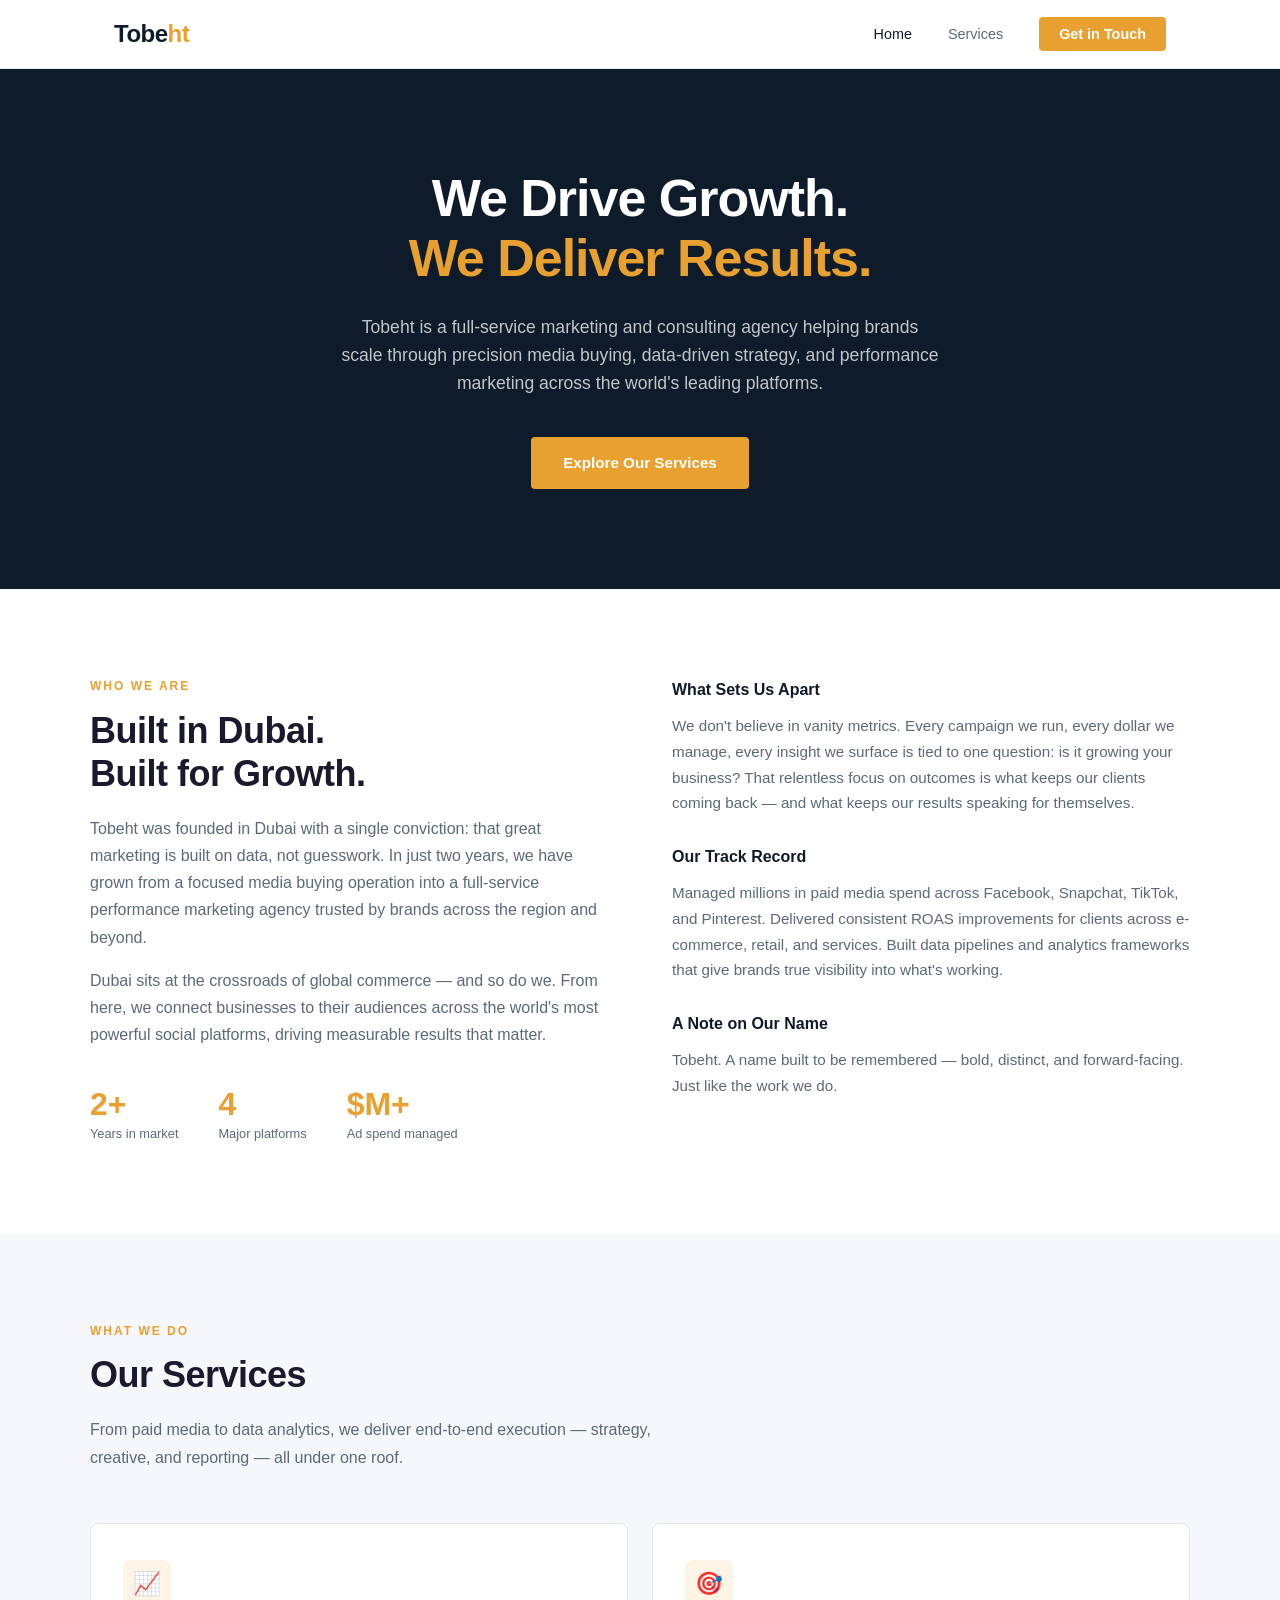
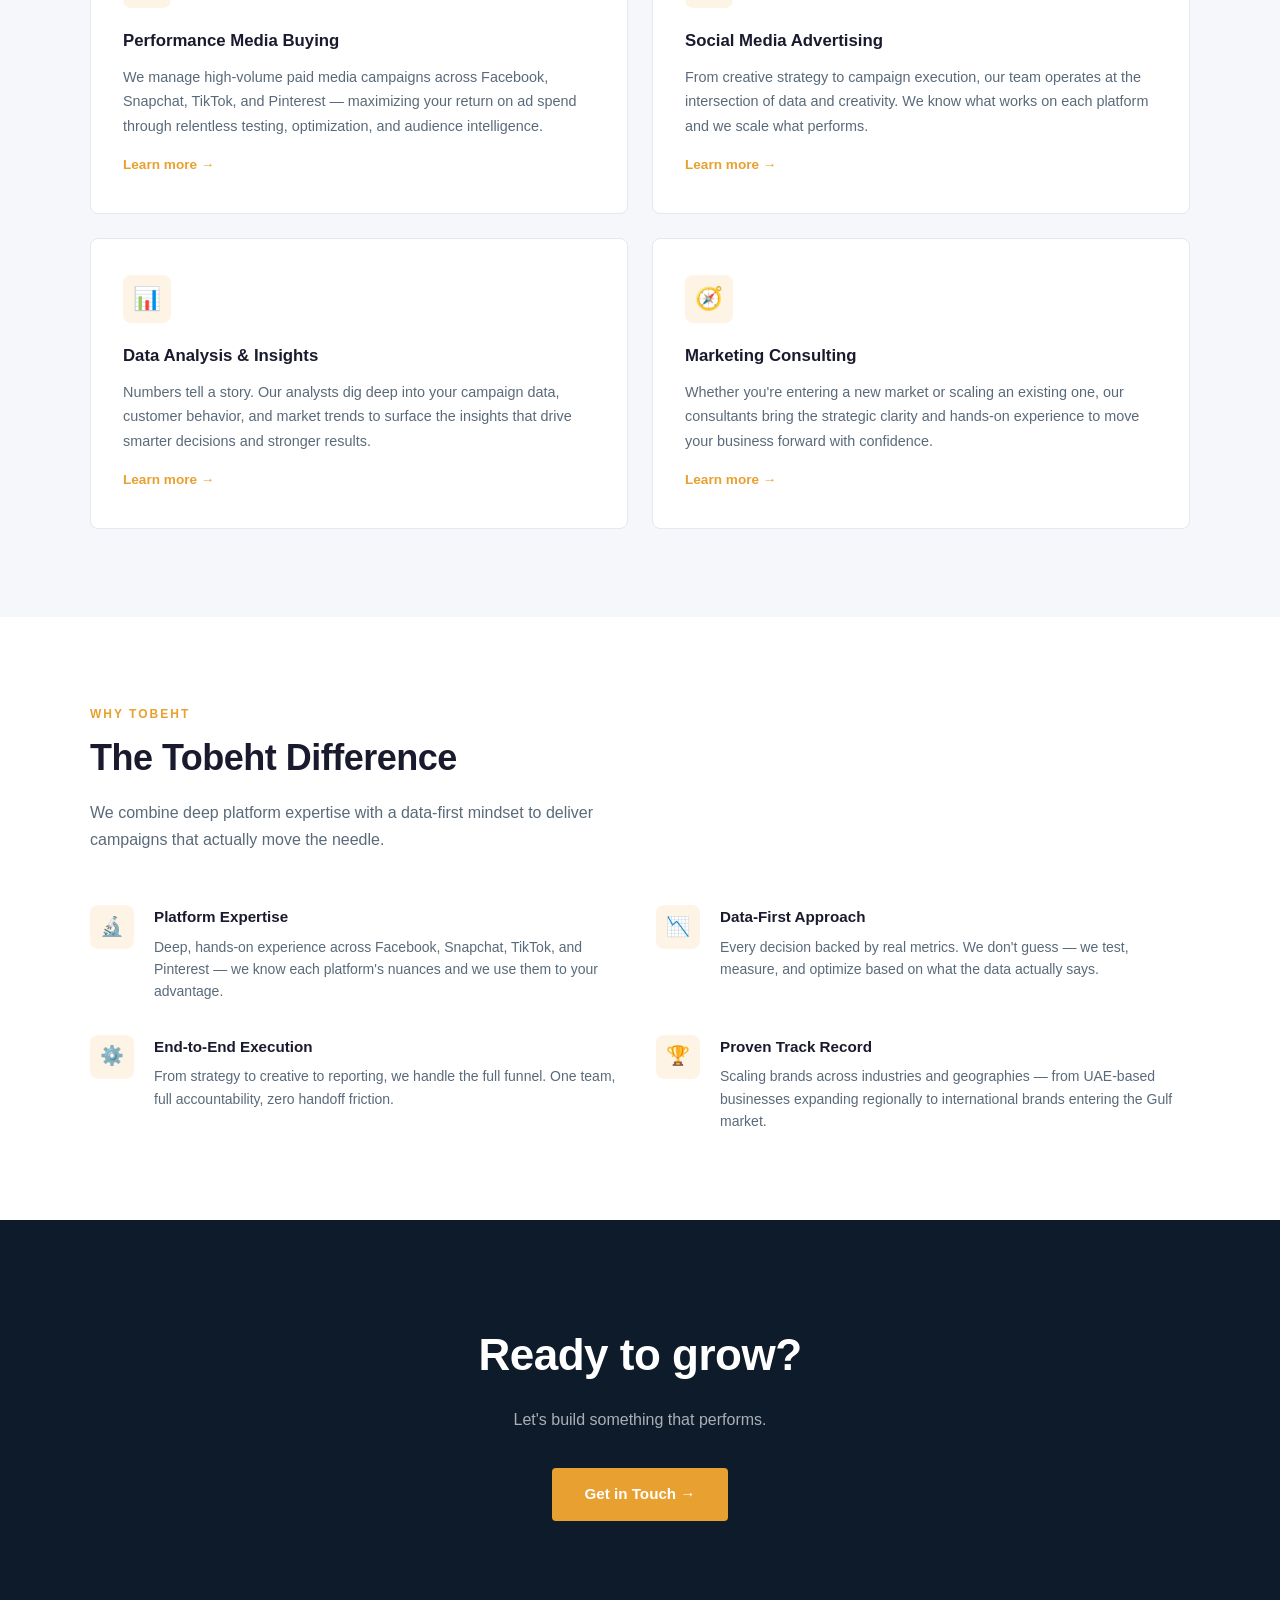
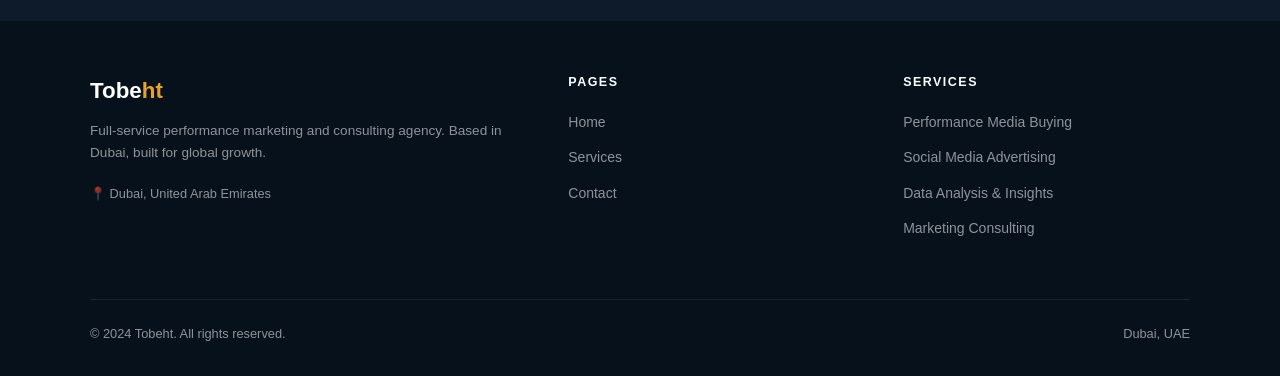
<file: index.html>
<!DOCTYPE html>
<html lang="en">
<head>
  <meta charset="UTF-8" />
  <meta name="viewport" content="width=device-width, initial-scale=1.0" />
  <meta name="description" content="Tobeht — full-service performance marketing and consulting agency based in Dubai. Precision media buying, data-driven strategy, and social advertising." />
  <title>Tobeht — We Drive Growth. We Deliver Results.</title>
  <link rel="stylesheet" href="styles.css" />
</head>
<body>

  <!-- NAV -->
  <nav class="nav">
    <div class="nav-inner">
      <a href="index.html" class="nav-logo">Tobe<span>ht</span></a>
      <button class="nav-hamburger" aria-label="Toggle menu">
        <span></span><span></span><span></span>
      </button>
      <ul class="nav-links">
        <li><a href="index.html">Home</a></li>
        <li><a href="services.html">Services</a></li>
        <li><a href="#contact" class="nav-cta">Get in Touch</a></li>
      </ul>
    </div>
  </nav>

  <!-- HERO -->
  <section class="hero">
    <div class="hero-inner">
      <h1>We Drive Growth.<br><span>We Deliver Results.</span></h1>
      <p>Tobeht is a full-service marketing and consulting agency helping brands scale through precision media buying, data-driven strategy, and performance marketing across the world's leading platforms.</p>
      <a href="services.html" class="btn btn-gold">Explore Our Services</a>
    </div>
  </section>

  <!-- ABOUT -->
  <section class="section">
    <div class="container">
      <div class="about-grid">
        <div class="about-left">
          <p class="section-label">Who We Are</p>
          <h2 class="section-title">Built in Dubai.<br>Built for Growth.</h2>
          <p class="section-sub">Tobeht was founded in Dubai with a single conviction: that great marketing is built on data, not guesswork. In just two years, we have grown from a focused media buying operation into a full-service performance marketing agency trusted by brands across the region and beyond.</p>
          <p class="section-sub" style="margin-top:16px;">Dubai sits at the crossroads of global commerce — and so do we. From here, we connect businesses to their audiences across the world's most powerful social platforms, driving measurable results that matter.</p>
          <div class="stat-row">
            <div class="stat">
              <strong>2+</strong>
              <span>Years in market</span>
            </div>
            <div class="stat">
              <strong>4</strong>
              <span>Major platforms</span>
            </div>
            <div class="stat">
              <strong>$M+</strong>
              <span>Ad spend managed</span>
            </div>
          </div>
        </div>
        <div class="about-right">
          <h3>What Sets Us Apart</h3>
          <p>We don't believe in vanity metrics. Every campaign we run, every dollar we manage, every insight we surface is tied to one question: is it growing your business? That relentless focus on outcomes is what keeps our clients coming back — and what keeps our results speaking for themselves.</p>

          <h3>Our Track Record</h3>
          <p>Managed millions in paid media spend across Facebook, Snapchat, TikTok, and Pinterest. Delivered consistent ROAS improvements for clients across e-commerce, retail, and services. Built data pipelines and analytics frameworks that give brands true visibility into what's working.</p>

          <h3>A Note on Our Name</h3>
          <p>Tobeht. A name built to be remembered — bold, distinct, and forward-facing. Just like the work we do.</p>
        </div>
      </div>
    </div>
  </section>

  <!-- SERVICES PREVIEW -->
  <section class="section section-alt">
    <div class="container">
      <p class="section-label">What We Do</p>
      <h2 class="section-title">Our Services</h2>
      <p class="section-sub">From paid media to data analytics, we deliver end-to-end execution — strategy, creative, and reporting — all under one roof.</p>
      <div class="cards">
        <div class="card">
          <div class="card-icon">📈</div>
          <h3>Performance Media Buying</h3>
          <p>We manage high-volume paid media campaigns across Facebook, Snapchat, TikTok, and Pinterest — maximizing your return on ad spend through relentless testing, optimization, and audience intelligence.</p>
          <a href="services.html#media-buying" class="card-link">Learn more →</a>
        </div>
        <div class="card">
          <div class="card-icon">🎯</div>
          <h3>Social Media Advertising</h3>
          <p>From creative strategy to campaign execution, our team operates at the intersection of data and creativity. We know what works on each platform and we scale what performs.</p>
          <a href="services.html#social-ads" class="card-link">Learn more →</a>
        </div>
        <div class="card">
          <div class="card-icon">📊</div>
          <h3>Data Analysis & Insights</h3>
          <p>Numbers tell a story. Our analysts dig deep into your campaign data, customer behavior, and market trends to surface the insights that drive smarter decisions and stronger results.</p>
          <a href="services.html#data" class="card-link">Learn more →</a>
        </div>
        <div class="card">
          <div class="card-icon">🧭</div>
          <h3>Marketing Consulting</h3>
          <p>Whether you're entering a new market or scaling an existing one, our consultants bring the strategic clarity and hands-on experience to move your business forward with confidence.</p>
          <a href="services.html#consulting" class="card-link">Learn more →</a>
        </div>
      </div>
    </div>
  </section>

  <!-- WHY TOBEHT -->
  <section class="section">
    <div class="container">
      <p class="section-label">Why Tobeht</p>
      <h2 class="section-title">The Tobeht Difference</h2>
      <p class="section-sub">We combine deep platform expertise with a data-first mindset to deliver campaigns that actually move the needle.</p>
      <div class="why-grid">
        <div class="why-item">
          <div class="why-icon">🔬</div>
          <div>
            <h4>Platform Expertise</h4>
            <p>Deep, hands-on experience across Facebook, Snapchat, TikTok, and Pinterest — we know each platform's nuances and we use them to your advantage.</p>
          </div>
        </div>
        <div class="why-item">
          <div class="why-icon">📉</div>
          <div>
            <h4>Data-First Approach</h4>
            <p>Every decision backed by real metrics. We don't guess — we test, measure, and optimize based on what the data actually says.</p>
          </div>
        </div>
        <div class="why-item">
          <div class="why-icon">⚙️</div>
          <div>
            <h4>End-to-End Execution</h4>
            <p>From strategy to creative to reporting, we handle the full funnel. One team, full accountability, zero handoff friction.</p>
          </div>
        </div>
        <div class="why-item">
          <div class="why-icon">🏆</div>
          <div>
            <h4>Proven Track Record</h4>
            <p>Scaling brands across industries and geographies — from UAE-based businesses expanding regionally to international brands entering the Gulf market.</p>
          </div>
        </div>
      </div>
    </div>
  </section>

  <!-- CTA -->
  <section class="cta-banner" id="contact">
    <div class="container">
      <h2>Ready to grow?</h2>
      <p>Let's build something that performs.</p>
      <a href="mailto:hello@tobeht.com" class="btn btn-gold">Get in Touch →</a>
    </div>
  </section>

  <!-- FOOTER -->
  <footer class="footer">
    <div class="footer-inner">
      <div>
        <div class="footer-logo">Tobe<span>ht</span></div>
        <p class="footer-tagline">Full-service performance marketing and consulting agency. Based in Dubai, built for global growth.</p>
        <p class="footer-location">📍 Dubai, United Arab Emirates</p>
      </div>
      <div>
        <h4>Pages</h4>
        <ul>
          <li><a href="index.html">Home</a></li>
          <li><a href="services.html">Services</a></li>
          <li><a href="#contact">Contact</a></li>
        </ul>
      </div>
      <div>
        <h4>Services</h4>
        <ul>
          <li><a href="services.html#media-buying">Performance Media Buying</a></li>
          <li><a href="services.html#social-ads">Social Media Advertising</a></li>
          <li><a href="services.html#data">Data Analysis & Insights</a></li>
          <li><a href="services.html#consulting">Marketing Consulting</a></li>
        </ul>
      </div>
    </div>
    <div class="footer-bottom">
      <span>© 2024 Tobeht. All rights reserved.</span>
      <span>Dubai, UAE</span>
    </div>
  </footer>

  <script src="main.js"></script>
</body>
</html>
</file>
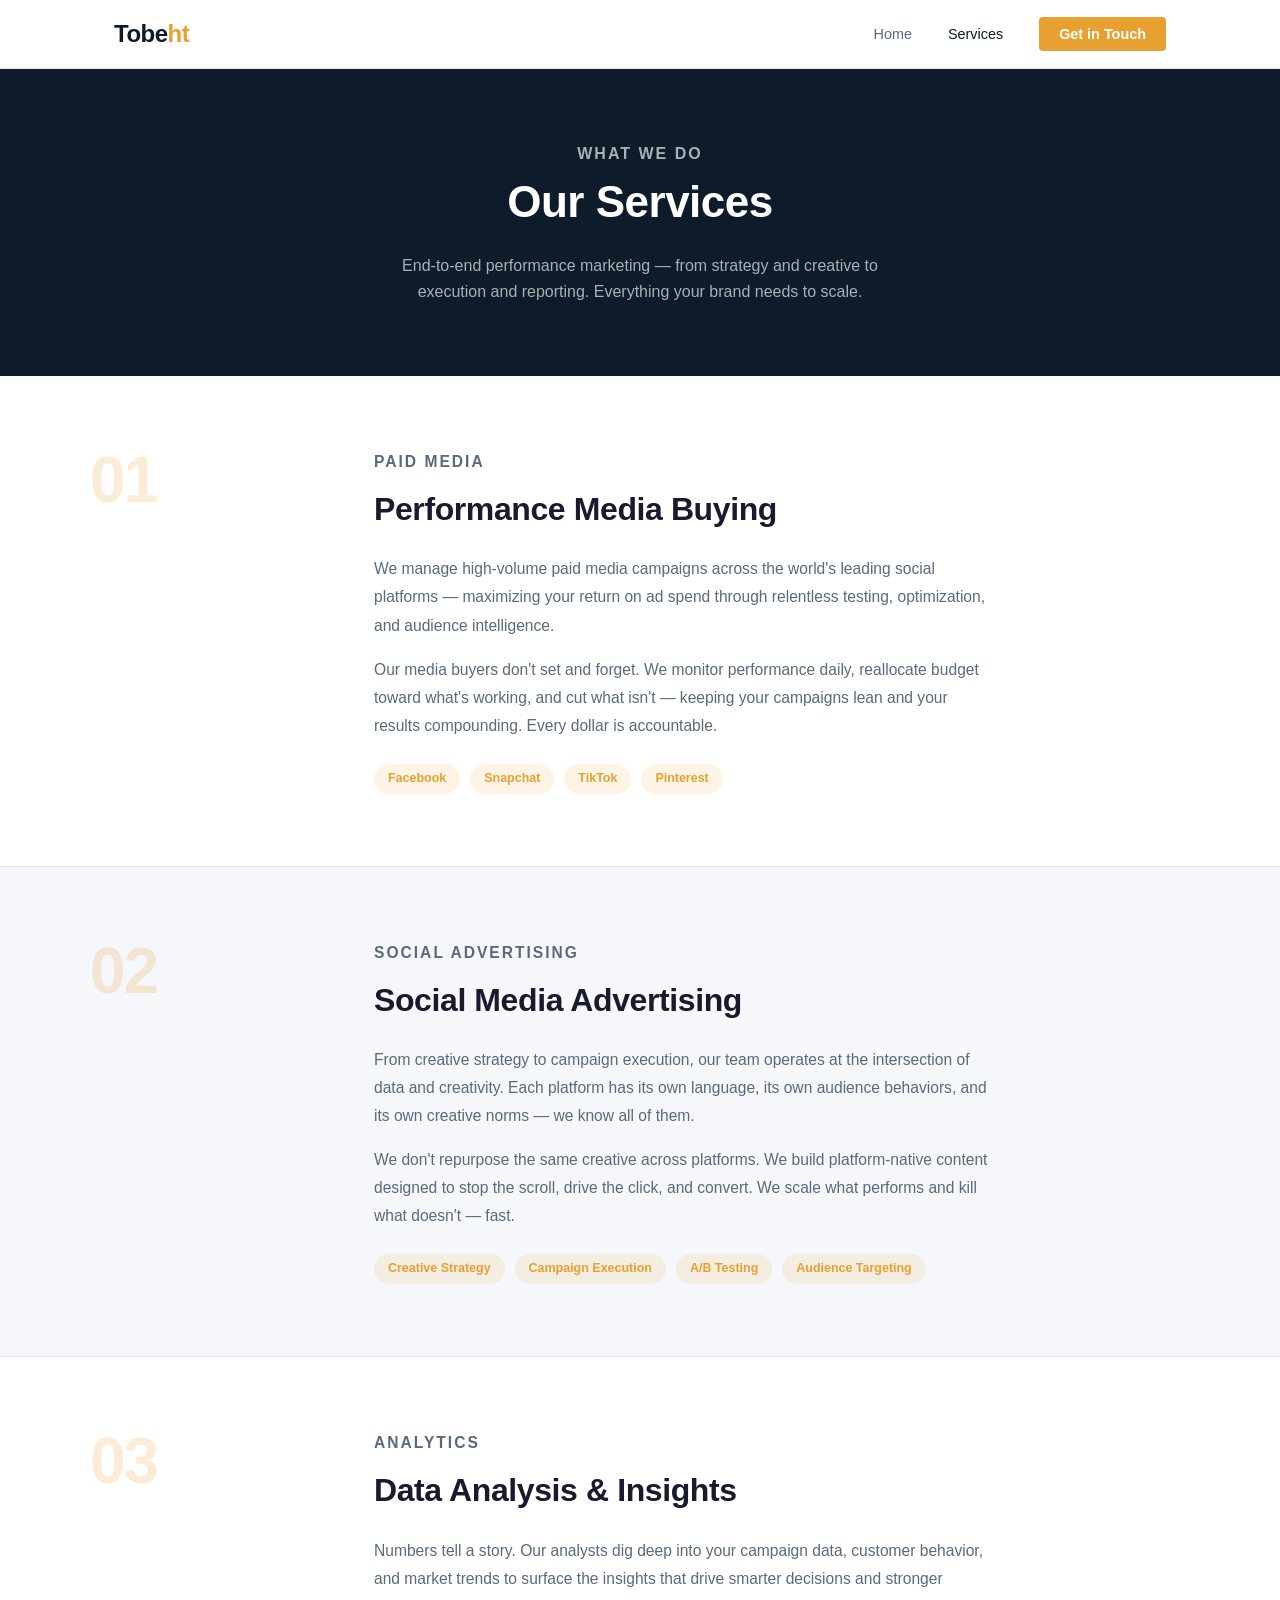
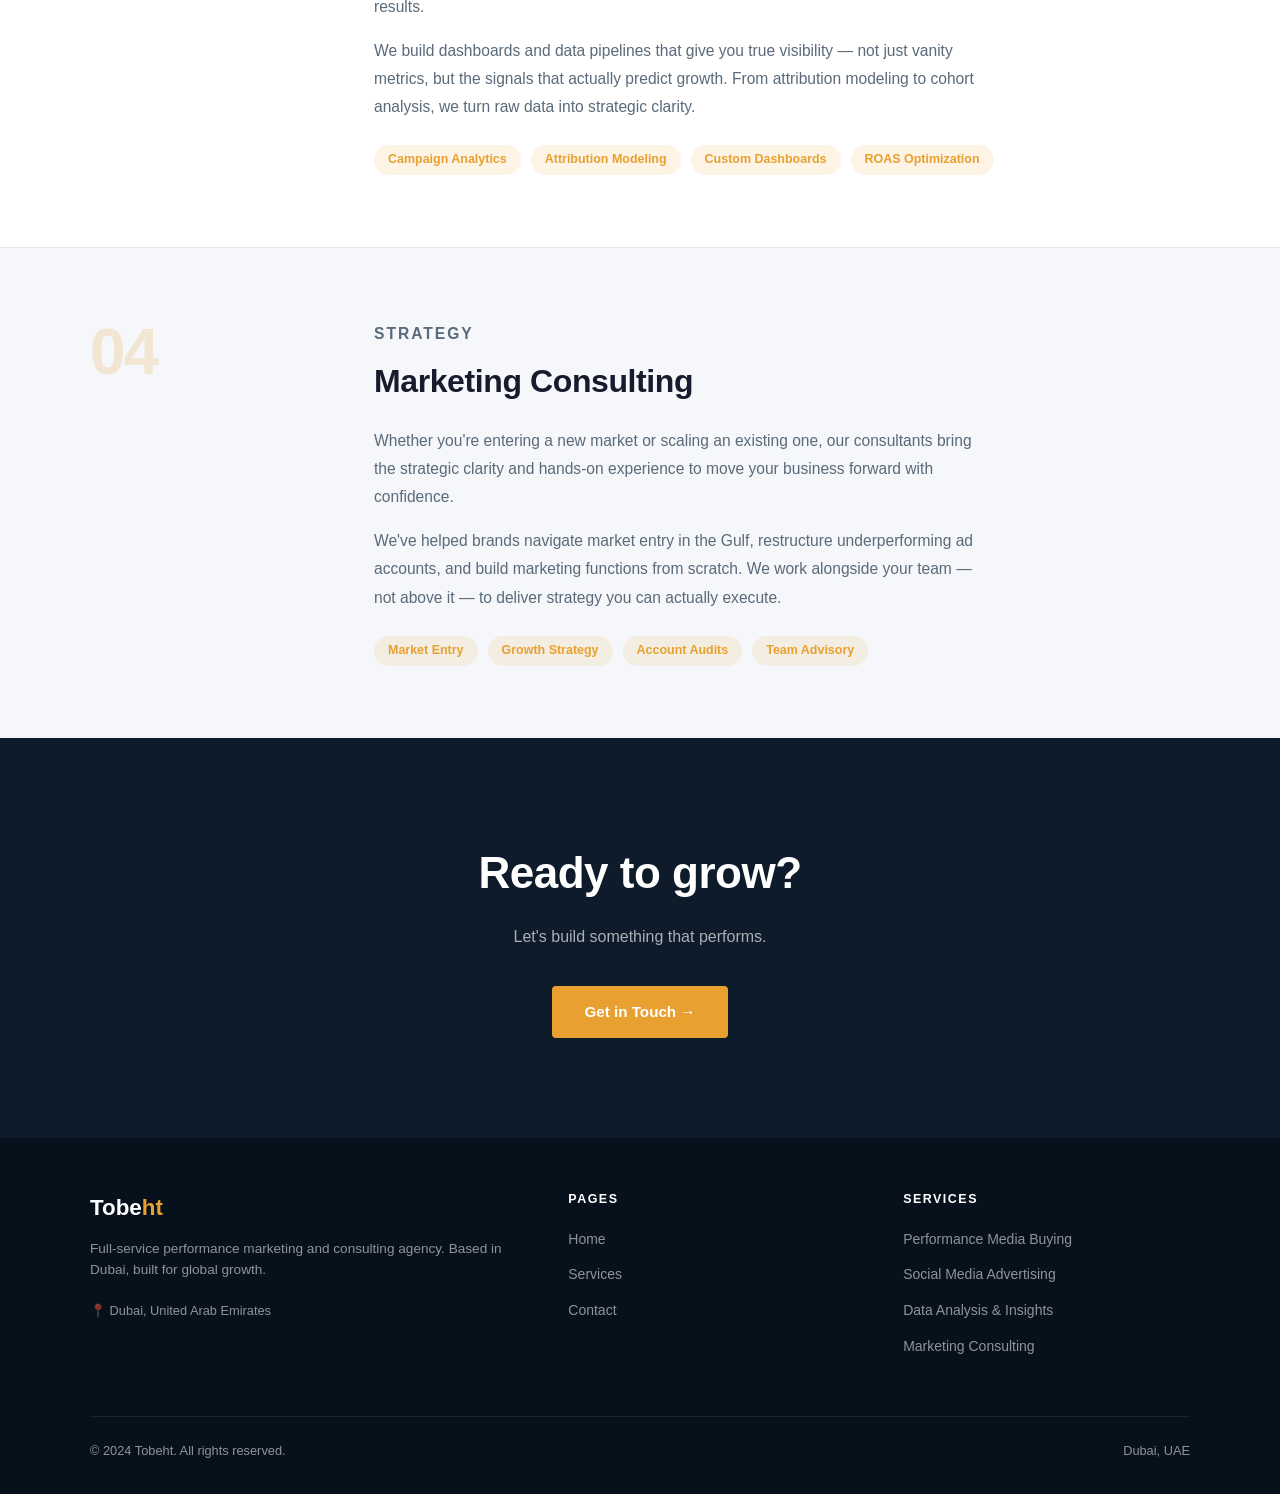
<file: services.html>
<!DOCTYPE html>
<html lang="en">
<head>
  <meta charset="UTF-8" />
  <meta name="viewport" content="width=device-width, initial-scale=1.0" />
  <meta name="description" content="Tobeht Services — Performance media buying, social media advertising, data analysis, and marketing consulting from Dubai." />
  <title>Services — Tobeht</title>
  <link rel="stylesheet" href="styles.css" />
</head>
<body>

  <!-- NAV -->
  <nav class="nav">
    <div class="nav-inner">
      <a href="index.html" class="nav-logo">Tobe<span>ht</span></a>
      <button class="nav-hamburger" aria-label="Toggle menu">
        <span></span><span></span><span></span>
      </button>
      <ul class="nav-links">
        <li><a href="index.html">Home</a></li>
        <li><a href="services.html">Services</a></li>
        <li><a href="index.html#contact" class="nav-cta">Get in Touch</a></li>
      </ul>
    </div>
  </nav>

  <!-- PAGE HERO -->
  <section class="page-hero">
    <div class="container">
      <p class="section-label">What We Do</p>
      <h1>Our Services</h1>
      <p>End-to-end performance marketing — from strategy and creative to execution and reporting. Everything your brand needs to scale.</p>
    </div>
  </section>

  <!-- SERVICE 1: MEDIA BUYING -->
  <div class="service-block" id="media-buying">
    <div class="service-inner">
      <div class="service-number">01</div>
      <div class="service-body">
        <p class="section-label">Paid Media</p>
        <h2>Performance Media Buying</h2>
        <p>We manage high-volume paid media campaigns across the world's leading social platforms — maximizing your return on ad spend through relentless testing, optimization, and audience intelligence.</p>
        <p style="margin-top:16px;">Our media buyers don't set and forget. We monitor performance daily, reallocate budget toward what's working, and cut what isn't — keeping your campaigns lean and your results compounding. Every dollar is accountable.</p>
        <div class="service-platforms">
          <span class="tag">Facebook</span>
          <span class="tag">Snapchat</span>
          <span class="tag">TikTok</span>
          <span class="tag">Pinterest</span>
        </div>
      </div>
    </div>
  </div>

  <!-- SERVICE 2: SOCIAL ADS -->
  <div class="service-block section-alt" id="social-ads">
    <div class="service-inner">
      <div class="service-number">02</div>
      <div class="service-body">
        <p class="section-label">Social Advertising</p>
        <h2>Social Media Advertising</h2>
        <p>From creative strategy to campaign execution, our team operates at the intersection of data and creativity. Each platform has its own language, its own audience behaviors, and its own creative norms — we know all of them.</p>
        <p style="margin-top:16px;">We don't repurpose the same creative across platforms. We build platform-native content designed to stop the scroll, drive the click, and convert. We scale what performs and kill what doesn't — fast.</p>
        <div class="service-platforms">
          <span class="tag">Creative Strategy</span>
          <span class="tag">Campaign Execution</span>
          <span class="tag">A/B Testing</span>
          <span class="tag">Audience Targeting</span>
        </div>
      </div>
    </div>
  </div>

  <!-- SERVICE 3: DATA -->
  <div class="service-block" id="data">
    <div class="service-inner">
      <div class="service-number">03</div>
      <div class="service-body">
        <p class="section-label">Analytics</p>
        <h2>Data Analysis & Insights</h2>
        <p>Numbers tell a story. Our analysts dig deep into your campaign data, customer behavior, and market trends to surface the insights that drive smarter decisions and stronger results.</p>
        <p style="margin-top:16px;">We build dashboards and data pipelines that give you true visibility — not just vanity metrics, but the signals that actually predict growth. From attribution modeling to cohort analysis, we turn raw data into strategic clarity.</p>
        <div class="service-platforms">
          <span class="tag">Campaign Analytics</span>
          <span class="tag">Attribution Modeling</span>
          <span class="tag">Custom Dashboards</span>
          <span class="tag">ROAS Optimization</span>
        </div>
      </div>
    </div>
  </div>

  <!-- SERVICE 4: CONSULTING -->
  <div class="service-block section-alt" id="consulting">
    <div class="service-inner">
      <div class="service-number">04</div>
      <div class="service-body">
        <p class="section-label">Strategy</p>
        <h2>Marketing Consulting</h2>
        <p>Whether you're entering a new market or scaling an existing one, our consultants bring the strategic clarity and hands-on experience to move your business forward with confidence.</p>
        <p style="margin-top:16px;">We've helped brands navigate market entry in the Gulf, restructure underperforming ad accounts, and build marketing functions from scratch. We work alongside your team — not above it — to deliver strategy you can actually execute.</p>
        <div class="service-platforms">
          <span class="tag">Market Entry</span>
          <span class="tag">Growth Strategy</span>
          <span class="tag">Account Audits</span>
          <span class="tag">Team Advisory</span>
        </div>
      </div>
    </div>
  </div>

  <!-- CTA -->
  <section class="cta-banner" id="contact">
    <div class="container">
      <h2>Ready to grow?</h2>
      <p>Let's build something that performs.</p>
      <a href="mailto:hello@tobeht.com" class="btn btn-gold">Get in Touch →</a>
    </div>
  </section>

  <!-- FOOTER -->
  <footer class="footer">
    <div class="footer-inner">
      <div>
        <div class="footer-logo">Tobe<span>ht</span></div>
        <p class="footer-tagline">Full-service performance marketing and consulting agency. Based in Dubai, built for global growth.</p>
        <p class="footer-location">📍 Dubai, United Arab Emirates</p>
      </div>
      <div>
        <h4>Pages</h4>
        <ul>
          <li><a href="index.html">Home</a></li>
          <li><a href="services.html">Services</a></li>
          <li><a href="index.html#contact">Contact</a></li>
        </ul>
      </div>
      <div>
        <h4>Services</h4>
        <ul>
          <li><a href="#media-buying">Performance Media Buying</a></li>
          <li><a href="#social-ads">Social Media Advertising</a></li>
          <li><a href="#data">Data Analysis & Insights</a></li>
          <li><a href="#consulting">Marketing Consulting</a></li>
        </ul>
      </div>
    </div>
    <div class="footer-bottom">
      <span>© 2024 Tobeht. All rights reserved.</span>
      <span>Dubai, UAE</span>
    </div>
  </footer>

  <script src="main.js"></script>
</body>
</html>
</file>
<file: styles.css>
*, *::before, *::after { box-sizing: border-box; margin: 0; padding: 0; }

:root {
  --dark: #0D1B2A;
  --gold: #E8A030;
  --light-bg: #F5F7FA;
  --text: #1A1A2E;
  --text-muted: #5A6A7A;
  --white: #FFFFFF;
  --border: #E2E8F0;
}

html { scroll-behavior: smooth; }

body {
  font-family: -apple-system, BlinkMacSystemFont, 'Segoe UI', Roboto, Helvetica, Arial, sans-serif;
  color: var(--text);
  background: var(--white);
  line-height: 1.6;
}

a { text-decoration: none; color: inherit; }

img { max-width: 100%; display: block; }

/* ── NAV ── */
.nav {
  position: sticky;
  top: 0;
  z-index: 100;
  background: var(--white);
  border-bottom: 1px solid var(--border);
}

.nav-inner {
  max-width: 1100px;
  margin: 0 auto;
  padding: 0 24px;
  height: 68px;
  display: flex;
  align-items: center;
  justify-content: space-between;
}

.nav-logo {
  font-size: 1.5rem;
  font-weight: 800;
  letter-spacing: -0.5px;
  color: var(--dark);
}

.nav-logo span { color: var(--gold); }

.nav-links {
  display: flex;
  align-items: center;
  gap: 36px;
  list-style: none;
}

.nav-links a {
  font-size: 0.9rem;
  font-weight: 500;
  color: var(--text-muted);
  transition: color 0.2s;
}

.nav-links a:hover,
.nav-links a.active { color: var(--dark); }

.nav-links .nav-cta {
  background: var(--gold);
  color: var(--white);
  padding: 9px 20px;
  border-radius: 4px;
  font-weight: 600;
  transition: background 0.2s;
}

.nav-links .nav-cta:hover { background: #d4911f; color: var(--white); }

.nav-hamburger {
  display: none;
  flex-direction: column;
  gap: 5px;
  cursor: pointer;
  background: none;
  border: none;
  padding: 4px;
}

.nav-hamburger span {
  display: block;
  width: 24px;
  height: 2px;
  background: var(--dark);
  transition: all 0.3s;
}

/* ── HERO ── */
.hero {
  background: var(--dark);
  color: var(--white);
  padding: 100px 24px;
  text-align: center;
}

.hero-inner { max-width: 760px; margin: 0 auto; }

.hero h1 {
  font-size: clamp(2rem, 5vw, 3.25rem);
  font-weight: 800;
  line-height: 1.15;
  letter-spacing: -1px;
  margin-bottom: 24px;
}

.hero h1 span { color: var(--gold); }

.hero p {
  font-size: 1.1rem;
  color: rgba(255,255,255,0.75);
  max-width: 600px;
  margin: 0 auto 40px;
}

.btn {
  display: inline-block;
  padding: 14px 32px;
  border-radius: 4px;
  font-weight: 600;
  font-size: 0.95rem;
  transition: all 0.2s;
  cursor: pointer;
}

.btn-gold {
  background: var(--gold);
  color: var(--white);
}

.btn-gold:hover { background: #d4911f; }

.btn-outline {
  border: 2px solid var(--white);
  color: var(--white);
}

.btn-outline:hover { background: var(--white); color: var(--dark); }

/* ── SECTIONS ── */
.section { padding: 88px 24px; }
.section-alt { background: var(--light-bg); }
.section-dark { background: var(--dark); color: var(--white); }

.container { max-width: 1100px; margin: 0 auto; }

.section-label {
  font-size: 0.75rem;
  font-weight: 700;
  letter-spacing: 2px;
  text-transform: uppercase;
  color: var(--gold);
  margin-bottom: 12px;
}

.section-title {
  font-size: clamp(1.6rem, 3.5vw, 2.25rem);
  font-weight: 800;
  line-height: 1.2;
  letter-spacing: -0.5px;
  margin-bottom: 20px;
}

.section-sub {
  font-size: 1rem;
  color: var(--text-muted);
  max-width: 580px;
  line-height: 1.7;
}

.section-dark .section-sub { color: rgba(255,255,255,0.65); }

/* ── ABOUT ── */
.about-grid {
  display: grid;
  grid-template-columns: 1fr 1fr;
  gap: 64px;
  align-items: start;
}

.about-right h3 {
  font-size: 1rem;
  font-weight: 700;
  margin-bottom: 10px;
  color: var(--dark);
}

.about-right p {
  font-size: 0.95rem;
  color: var(--text-muted);
  margin-bottom: 28px;
  line-height: 1.7;
}

.stat-row {
  display: flex;
  gap: 40px;
  margin-top: 40px;
}

.stat strong {
  display: block;
  font-size: 2rem;
  font-weight: 800;
  color: var(--gold);
  line-height: 1;
}

.stat span {
  font-size: 0.8rem;
  color: var(--text-muted);
  font-weight: 500;
}

/* ── SERVICES CARDS ── */
.cards {
  display: grid;
  grid-template-columns: repeat(2, 1fr);
  gap: 24px;
  margin-top: 52px;
}

.card {
  background: var(--white);
  border: 1px solid var(--border);
  border-radius: 8px;
  padding: 36px 32px;
  transition: box-shadow 0.2s, transform 0.2s;
}

.card:hover {
  box-shadow: 0 8px 32px rgba(0,0,0,0.08);
  transform: translateY(-2px);
}

.card-icon {
  width: 48px;
  height: 48px;
  background: rgba(232,160,48,0.12);
  border-radius: 8px;
  display: flex;
  align-items: center;
  justify-content: center;
  margin-bottom: 20px;
  font-size: 1.4rem;
}

.card h3 {
  font-size: 1.05rem;
  font-weight: 700;
  margin-bottom: 10px;
}

.card p {
  font-size: 0.9rem;
  color: var(--text-muted);
  line-height: 1.7;
}

.card-link {
  display: inline-block;
  margin-top: 16px;
  font-size: 0.85rem;
  font-weight: 600;
  color: var(--gold);
}

.card-link:hover { text-decoration: underline; }

/* ── WHY ── */
.why-grid {
  display: grid;
  grid-template-columns: repeat(2, 1fr);
  gap: 32px;
  margin-top: 52px;
}

.why-item {
  display: flex;
  gap: 20px;
  align-items: flex-start;
}

.why-icon {
  width: 44px;
  height: 44px;
  flex-shrink: 0;
  background: rgba(232,160,48,0.12);
  border-radius: 8px;
  display: flex;
  align-items: center;
  justify-content: center;
  font-size: 1.2rem;
}

.why-item h4 { font-size: 0.95rem; font-weight: 700; margin-bottom: 6px; }
.why-item p  { font-size: 0.875rem; color: var(--text-muted); line-height: 1.6; }

/* ── CTA BANNER ── */
.cta-banner {
  text-align: center;
  padding: 100px 24px;
  background: var(--dark);
}

.cta-banner h2 {
  font-size: clamp(1.75rem, 4vw, 2.75rem);
  font-weight: 800;
  color: var(--white);
  margin-bottom: 16px;
  letter-spacing: -0.5px;
}

.cta-banner p {
  color: rgba(255,255,255,0.65);
  font-size: 1rem;
  margin-bottom: 36px;
}

/* ── SERVICES PAGE HERO ── */
.page-hero {
  background: var(--dark);
  color: var(--white);
  padding: 72px 24px;
  text-align: center;
}

.page-hero h1 {
  font-size: clamp(1.75rem, 4vw, 2.75rem);
  font-weight: 800;
  letter-spacing: -0.5px;
  margin-bottom: 16px;
}

.page-hero p {
  color: rgba(255,255,255,0.65);
  font-size: 1rem;
  max-width: 520px;
  margin: 0 auto;
}

/* ── SERVICE DETAIL ── */
.service-block {
  padding: 72px 24px;
  border-bottom: 1px solid var(--border);
}

.service-block:last-of-type { border-bottom: none; }

.service-inner {
  max-width: 1100px;
  margin: 0 auto;
  display: grid;
  grid-template-columns: 220px 1fr;
  gap: 64px;
  align-items: start;
}

.service-number {
  font-size: 4rem;
  font-weight: 800;
  color: rgba(232,160,48,0.2);
  line-height: 1;
  letter-spacing: -2px;
}

.service-body .section-label { margin-bottom: 8px; }

.service-body h2 {
  font-size: clamp(1.4rem, 3vw, 2rem);
  font-weight: 800;
  margin-bottom: 20px;
  letter-spacing: -0.4px;
}

.service-body p {
  font-size: 0.975rem;
  color: var(--text-muted);
  line-height: 1.8;
  max-width: 620px;
}

.service-platforms {
  display: flex;
  gap: 10px;
  flex-wrap: wrap;
  margin-top: 24px;
}

.tag {
  display: inline-block;
  padding: 5px 14px;
  border-radius: 100px;
  font-size: 0.78rem;
  font-weight: 600;
  background: rgba(232,160,48,0.12);
  color: var(--gold);
}

/* ── FOOTER ── */
.footer {
  background: #07111C;
  color: rgba(255,255,255,0.55);
  padding: 52px 24px 32px;
}

.footer-inner {
  max-width: 1100px;
  margin: 0 auto;
  display: grid;
  grid-template-columns: 1.5fr 1fr 1fr;
  gap: 48px;
  margin-bottom: 48px;
}

.footer-logo {
  font-size: 1.4rem;
  font-weight: 800;
  color: var(--white);
  margin-bottom: 12px;
}

.footer-logo span { color: var(--gold); }

.footer-tagline {
  font-size: 0.85rem;
  line-height: 1.6;
  margin-bottom: 20px;
}

.footer-location {
  font-size: 0.8rem;
}

.footer h4 {
  font-size: 0.78rem;
  font-weight: 700;
  letter-spacing: 1.5px;
  text-transform: uppercase;
  color: var(--white);
  margin-bottom: 16px;
}

.footer ul { list-style: none; }

.footer ul li { margin-bottom: 10px; }

.footer ul a {
  font-size: 0.875rem;
  color: rgba(255,255,255,0.55);
  transition: color 0.2s;
}

.footer ul a:hover { color: var(--gold); }

.footer-bottom {
  max-width: 1100px;
  margin: 0 auto;
  padding-top: 24px;
  border-top: 1px solid rgba(255,255,255,0.08);
  font-size: 0.8rem;
  display: flex;
  justify-content: space-between;
  align-items: center;
}

/* ── MOBILE ── */
@media (max-width: 768px) {
  .nav-links {
    display: none;
    position: absolute;
    top: 68px;
    left: 0;
    right: 0;
    background: var(--white);
    flex-direction: column;
    gap: 0;
    border-top: 1px solid var(--border);
    box-shadow: 0 8px 24px rgba(0,0,0,0.08);
  }

  .nav-links.open { display: flex; }

  .nav-links li { width: 100%; }

  .nav-links a {
    display: block;
    padding: 14px 24px;
    border-bottom: 1px solid var(--border);
  }

  .nav-links .nav-cta {
    border-radius: 0;
    padding: 14px 24px;
  }

  .nav-hamburger { display: flex; }

  .about-grid { grid-template-columns: 1fr; gap: 40px; }

  .cards { grid-template-columns: 1fr; }

  .why-grid { grid-template-columns: 1fr; }

  .service-inner { grid-template-columns: 1fr; gap: 16px; }

  .service-number { font-size: 2.5rem; }

  .footer-inner { grid-template-columns: 1fr; gap: 32px; }

  .footer-bottom { flex-direction: column; gap: 8px; text-align: center; }

  .stat-row { gap: 24px; }
}
</file>
